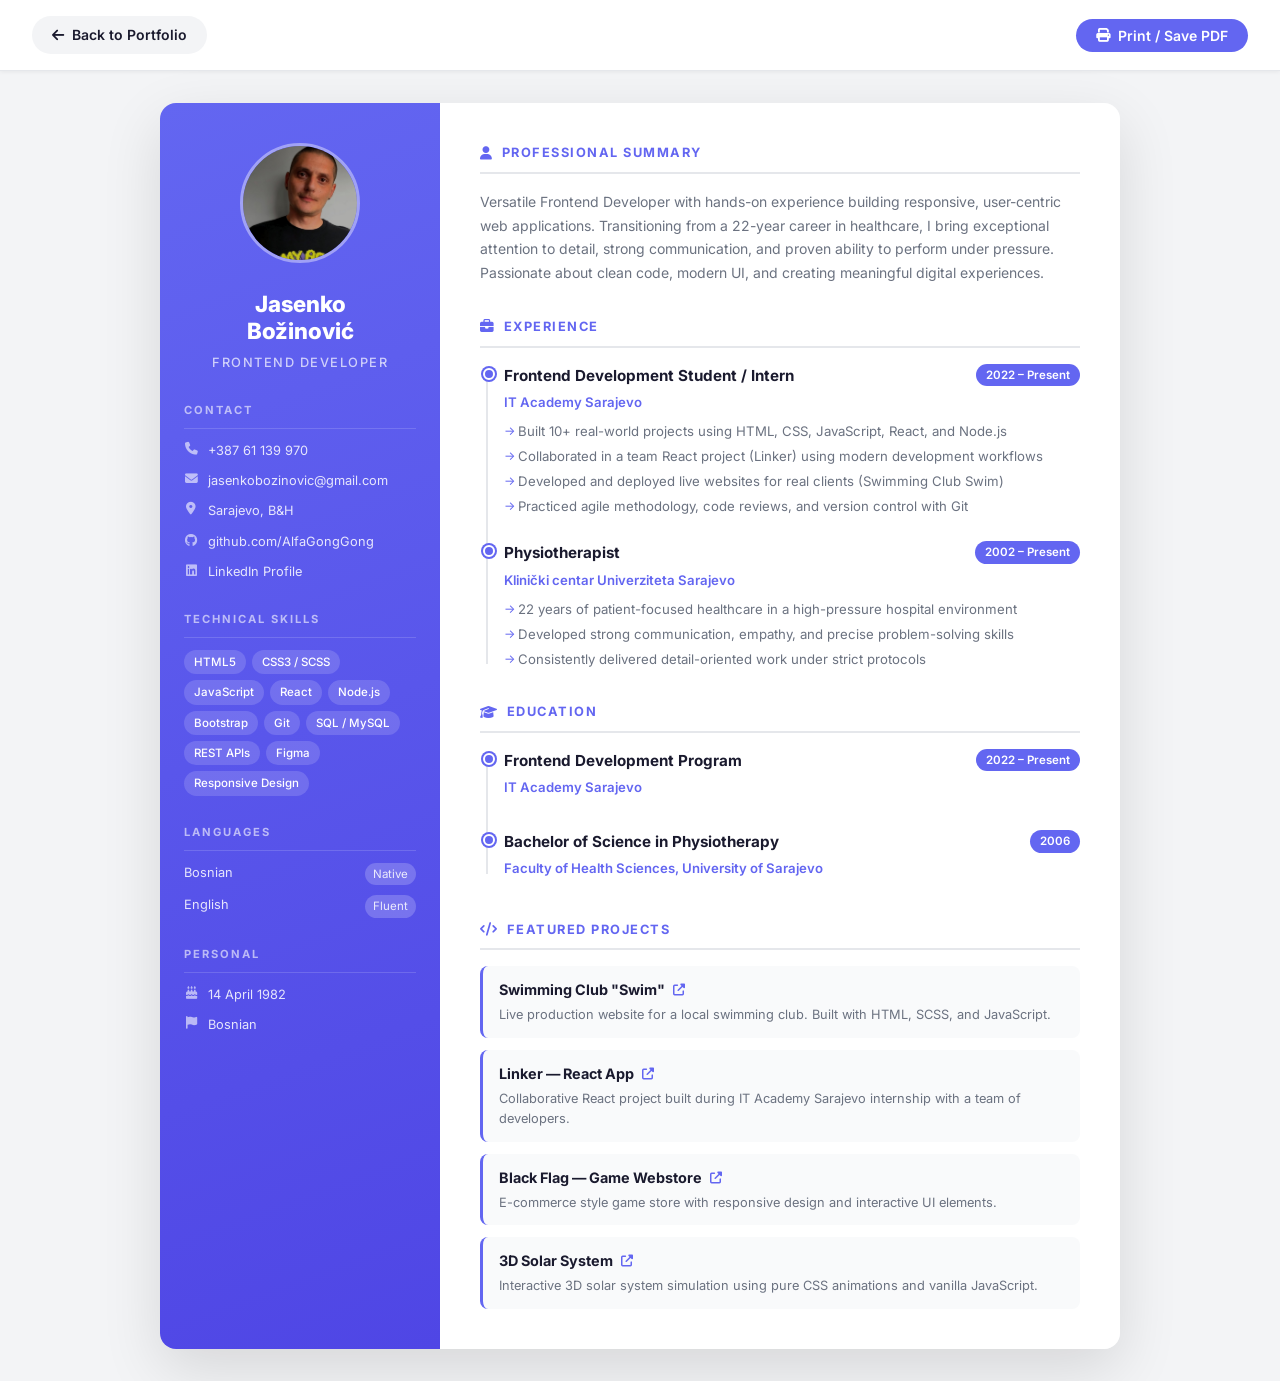
<file: cv.html>
<!DOCTYPE html>
<html lang="en">

<head>
  <meta charset="UTF-8" />
  <meta name="viewport" content="width=device-width, initial-scale=1" />
  <title>Jasenko Božinović — Resume</title>

  <!-- Preconnect fonts -->
  <link rel="preconnect" href="https://fonts.googleapis.com" />
  <link rel="preconnect" href="https://fonts.gstatic.com" crossorigin />
  <link href="https://fonts.googleapis.com/css2?family=Inter:wght@300;400;500;600;700;800&display=swap" rel="stylesheet" />

  <!-- Font Awesome -->
  <link rel="stylesheet" href="https://cdnjs.cloudflare.com/ajax/libs/font-awesome/6.4.2/css/all.min.css"
    integrity="sha512-z3gLpd7yknf1YoNbCzqRKc4qyor8gaKU1qmn+CShxbuBusANI9QpRohGBreCFkKxLhei6S9CQXFEbbKuqLg0DA=="
    referrerpolicy="no-referrer" crossorigin="anonymous" />

  <!-- Custom CSS -->
  <link rel="stylesheet" href="cv.css" />
</head>

<body>

  <div class="cv-actions">
    <a href="index.html" class="cv-back">
      <i class="fas fa-arrow-left"></i> Back to Portfolio
    </a>
    <button onclick="window.print()" class="cv-print">
      <i class="fas fa-print"></i> Print / Save PDF
    </button>
  </div>

  <div class="cv-wrapper">

    <!-- Sidebar -->
    <aside class="cv-sidebar">
      <div class="cv-photo">
        <img src="img/profilna.jpg" alt="Jasenko Božinović" />
      </div>
      <div class="cv-sidebar-name">
        <h1>Jasenko</h1>
        <h1>Božinović</h1>
        <p>Frontend Developer</p>
      </div>

      <div class="cv-sidebar-section">
        <h3>Contact</h3>
        <ul>
          <li>
            <i class="fas fa-phone"></i>
            <a href="tel:+38761139970">+387 61 139 970</a>
          </li>
          <li>
            <i class="fas fa-envelope"></i>
            <a href="mailto:jasenkobozinovic@gmail.com">jasenkobozinovic@gmail.com</a>
          </li>
          <li>
            <i class="fas fa-map-marker-alt"></i>
            <span>Sarajevo, B&amp;H</span>
          </li>
          <li>
            <i class="fab fa-github"></i>
            <a href="https://github.com/AlfaGongGong" target="_blank" rel="noopener noreferrer">github.com/AlfaGongGong</a>
          </li>
          <li>
            <i class="fab fa-linkedin"></i>
            <a href="https://www.linkedin.com/in/jasenko-bozinovic-9032b6175/" target="_blank" rel="noopener noreferrer">LinkedIn Profile</a>
          </li>
        </ul>
      </div>

      <div class="cv-sidebar-section">
        <h3>Technical Skills</h3>
        <div class="skills-list">
          <span>HTML5</span>
          <span>CSS3 / SCSS</span>
          <span>JavaScript</span>
          <span>React</span>
          <span>Node.js</span>
          <span>Bootstrap</span>
          <span>Git</span>
          <span>SQL / MySQL</span>
          <span>REST APIs</span>
          <span>Figma</span>
          <span>Responsive Design</span>
        </div>
      </div>

      <div class="cv-sidebar-section">
        <h3>Languages</h3>
        <ul class="lang-list">
          <li>
            <span>Bosnian</span>
            <span class="level">Native</span>
          </li>
          <li>
            <span>English</span>
            <span class="level">Fluent</span>
          </li>
        </ul>
      </div>

      <div class="cv-sidebar-section">
        <h3>Personal</h3>
        <ul>
          <li>
            <i class="fas fa-birthday-cake"></i>
            <span>14 April 1982</span>
          </li>
          <li>
            <i class="fas fa-flag"></i>
            <span>Bosnian</span>
          </li>
        </ul>
      </div>
    </aside>

    <!-- Main content -->
    <main class="cv-main">

      <section class="cv-section">
        <h2><i class="fas fa-user"></i> Professional Summary</h2>
        <p>
          Versatile Frontend Developer with hands-on experience building responsive, user-centric web applications. Transitioning from a 22-year career in healthcare, I bring exceptional attention to detail, strong communication, and proven ability to perform under pressure. Passionate about clean code, modern UI, and creating meaningful digital experiences.
        </p>
      </section>

      <section class="cv-section">
        <h2><i class="fas fa-briefcase"></i> Experience</h2>
        <div class="timeline">
          <div class="timeline-item">
            <div class="timeline-marker"></div>
            <div class="timeline-content">
              <div class="timeline-header">
                <h3>Frontend Development Student / Intern</h3>
                <span class="timeline-date">2022 – Present</span>
              </div>
              <div class="timeline-company">IT Academy Sarajevo</div>
              <ul class="timeline-details">
                <li>Built 10+ real-world projects using HTML, CSS, JavaScript, React, and Node.js</li>
                <li>Collaborated in a team React project (Linker) using modern development workflows</li>
                <li>Developed and deployed live websites for real clients (Swimming Club Swim)</li>
                <li>Practiced agile methodology, code reviews, and version control with Git</li>
              </ul>
            </div>
          </div>

          <div class="timeline-item">
            <div class="timeline-marker"></div>
            <div class="timeline-content">
              <div class="timeline-header">
                <h3>Physiotherapist</h3>
                <span class="timeline-date">2002 – Present</span>
              </div>
              <div class="timeline-company">Klinički centar Univerziteta Sarajevo</div>
              <ul class="timeline-details">
                <li>22 years of patient-focused healthcare in a high-pressure hospital environment</li>
                <li>Developed strong communication, empathy, and precise problem-solving skills</li>
                <li>Consistently delivered detail-oriented work under strict protocols</li>
              </ul>
            </div>
          </div>
        </div>
      </section>

      <section class="cv-section">
        <h2><i class="fas fa-graduation-cap"></i> Education</h2>
        <div class="timeline">
          <div class="timeline-item">
            <div class="timeline-marker"></div>
            <div class="timeline-content">
              <div class="timeline-header">
                <h3>Frontend Development Program</h3>
                <span class="timeline-date">2022 – Present</span>
              </div>
              <div class="timeline-company">IT Academy Sarajevo</div>
            </div>
          </div>

          <div class="timeline-item">
            <div class="timeline-marker"></div>
            <div class="timeline-content">
              <div class="timeline-header">
                <h3>Bachelor of Science in Physiotherapy</h3>
                <span class="timeline-date">2006</span>
              </div>
              <div class="timeline-company">Faculty of Health Sciences, University of Sarajevo</div>
            </div>
          </div>
        </div>
      </section>

      <section class="cv-section">
        <h2><i class="fas fa-code"></i> Featured Projects</h2>
        <div class="projects-list">
          <div class="cv-project">
            <h3>
              Swimming Club "Swim"
              <a href="https://sportskiklubswim.ba/" target="_blank" rel="noopener noreferrer" aria-label="Live demo">
                <i class="fas fa-external-link-alt"></i>
              </a>
            </h3>
            <p>Live production website for a local swimming club. Built with HTML, SCSS, and JavaScript.</p>
          </div>
          <div class="cv-project">
            <h3>
              Linker — React App
              <a href="https://development--ita-linker.netlify.app/" target="_blank" rel="noopener noreferrer" aria-label="Live demo">
                <i class="fas fa-external-link-alt"></i>
              </a>
            </h3>
            <p>Collaborative React project built during IT Academy Sarajevo internship with a team of developers.</p>
          </div>
          <div class="cv-project">
            <h3>
              Black Flag — Game Webstore
              <a href="https://alfagonggong.github.io/Black-Flag" target="_blank" rel="noopener noreferrer" aria-label="Live demo">
                <i class="fas fa-external-link-alt"></i>
              </a>
            </h3>
            <p>E-commerce style game store with responsive design and interactive UI elements.</p>
          </div>
          <div class="cv-project">
            <h3>
              3D Solar System
              <a href="https://alfagonggong.github.io/solar-system/" target="_blank" rel="noopener noreferrer" aria-label="Live demo">
                <i class="fas fa-external-link-alt"></i>
              </a>
            </h3>
            <p>Interactive 3D solar system simulation using pure CSS animations and vanilla JavaScript.</p>
          </div>
        </div>
      </section>

    </main>
  </div>

</body>

</html>
</file>
<file: cv.css>
:root {
  --sidebar-bg: linear-gradient(160deg, #6366f1 0%, #4f46e5 100%);
  --accent: #6366f1;
  --text-dark: #1a1a2e;
  --text-muted: #6b7280;
  --border: #e5e7eb;
  --font-sans: 'Inter', -apple-system, BlinkMacSystemFont, sans-serif;
}

*, *::before, *::after {
  box-sizing: border-box;
  margin: 0;
  padding: 0;
}

body {
  font-family: var(--font-sans);
  background: #f3f4f6;
  color: var(--text-dark);
  line-height: 1.6;
  -webkit-font-smoothing: antialiased;
}

a {
  text-decoration: none;
  color: inherit;
}

ul {
  list-style: none;
  padding: 0;
}

/* ===========================
   CV ACTIONS BAR
=========================== */
.cv-actions {
  display: flex;
  justify-content: space-between;
  align-items: center;
  padding: 16px 32px;
  background: white;
  border-bottom: 1px solid var(--border);
  position: sticky;
  top: 0;
  z-index: 100;
  box-shadow: 0 1px 4px rgba(0,0,0,0.06);
}

.cv-back,
.cv-print {
  display: inline-flex;
  align-items: center;
  gap: 8px;
  padding: 8px 20px;
  border-radius: 9999px;
  font-size: 0.875rem;
  font-weight: 600;
  cursor: pointer;
  transition: all 0.2s ease;
  font-family: var(--font-sans);
  border: none;
}

.cv-back {
  color: var(--text-dark);
  background: #f3f4f6;
  text-decoration: none;
}

.cv-back:hover {
  background: #e5e7eb;
}

.cv-print {
  background: var(--accent);
  color: white;
}

.cv-print:hover {
  background: #4f46e5;
  transform: translateY(-1px);
  box-shadow: 0 4px 12px rgba(99, 102, 241, 0.3);
}

/* ===========================
   CV LAYOUT
=========================== */
.cv-wrapper {
  display: grid;
  grid-template-columns: 280px 1fr;
  max-width: 960px;
  margin: 32px auto;
  border-radius: 16px;
  overflow: hidden;
  box-shadow: 0 20px 60px rgba(0, 0, 0, 0.12);
}

/* ===========================
   SIDEBAR
=========================== */
.cv-sidebar {
  background: var(--sidebar-bg);
  padding: 40px 24px;
  display: flex;
  flex-direction: column;
  gap: 28px;
  color: white;
}

.cv-photo {
  width: 120px;
  height: 120px;
  border-radius: 50%;
  overflow: hidden;
  border: 3px solid rgba(255, 255, 255, 0.4);
  margin: 0 auto;
}

.cv-photo img {
  width: 100%;
  height: 100%;
  object-fit: cover;
  object-position: top;
  display: block;
}

.cv-sidebar-name {
  text-align: center;
}

.cv-sidebar-name h1 {
  font-size: 1.4rem;
  font-weight: 800;
  color: white;
  line-height: 1.2;
}

.cv-sidebar-name p {
  font-size: 0.8rem;
  color: rgba(255, 255, 255, 0.7);
  margin-top: 8px;
  text-transform: uppercase;
  letter-spacing: 1.5px;
  font-weight: 500;
}

.cv-sidebar-section h3 {
  font-size: 0.7rem;
  font-weight: 700;
  text-transform: uppercase;
  letter-spacing: 2px;
  color: rgba(255, 255, 255, 0.6);
  border-bottom: 1px solid rgba(255, 255, 255, 0.15);
  padding-bottom: 8px;
  margin-bottom: 12px;
}

.cv-sidebar-section ul {
  display: flex;
  flex-direction: column;
  gap: 10px;
}

.cv-sidebar-section ul li {
  display: flex;
  align-items: flex-start;
  gap: 10px;
  font-size: 0.8rem;
  color: rgba(255, 255, 255, 0.85);
}

.cv-sidebar-section ul li i {
  width: 14px;
  text-align: center;
  margin-top: 2px;
  opacity: 0.7;
  flex-shrink: 0;
}

.cv-sidebar-section ul li a {
  color: rgba(255, 255, 255, 0.85);
  word-break: break-word;
  transition: color 0.2s;
}

.cv-sidebar-section ul li a:hover {
  color: white;
}

.skills-list {
  display: flex;
  flex-wrap: wrap;
  gap: 6px;
}

.skills-list span {
  font-size: 0.72rem;
  background: rgba(255, 255, 255, 0.15);
  color: white;
  padding: 3px 10px;
  border-radius: 9999px;
  font-weight: 500;
}

.lang-list {
  display: flex;
  flex-direction: column;
  gap: 8px;
}

.lang-list li {
  display: flex;
  justify-content: space-between;
  align-items: center;
  font-size: 0.85rem;
  color: rgba(255, 255, 255, 0.85);
}

.lang-list .level {
  font-size: 0.72rem;
  background: rgba(255, 255, 255, 0.2);
  padding: 2px 8px;
  border-radius: 9999px;
}

/* ===========================
   MAIN CONTENT
=========================== */
.cv-main {
  background: white;
  padding: 40px;
  display: flex;
  flex-direction: column;
  gap: 32px;
}

.cv-section h2 {
  font-size: 0.8rem;
  font-weight: 700;
  color: var(--accent);
  text-transform: uppercase;
  letter-spacing: 1.5px;
  display: flex;
  align-items: center;
  gap: 8px;
  margin-bottom: 16px;
  padding-bottom: 8px;
  border-bottom: 2px solid var(--border);
}

.cv-section h2 i {
  font-size: 0.85rem;
}

.cv-section > p {
  font-size: 0.875rem;
  color: var(--text-muted);
  line-height: 1.7;
}

/* ===========================
   TIMELINE
=========================== */
.timeline {
  position: relative;
  padding-left: 24px;
}

.timeline::before {
  content: '';
  position: absolute;
  left: 6px;
  top: 6px;
  bottom: 6px;
  width: 2px;
  background: var(--border);
}

.timeline-item {
  position: relative;
  padding-bottom: 24px;
}

.timeline-item:last-child {
  padding-bottom: 0;
}

.timeline-marker {
  position: absolute;
  left: -21px;
  top: 4px;
  width: 12px;
  height: 12px;
  border-radius: 50%;
  background: var(--accent);
  border: 2px solid white;
  box-shadow: 0 0 0 2px var(--accent);
}

.timeline-header {
  display: flex;
  justify-content: space-between;
  align-items: flex-start;
  gap: 16px;
  margin-bottom: 4px;
}

.timeline-content h3 {
  font-size: 0.95rem;
  font-weight: 700;
  color: var(--text-dark);
}

.timeline-date {
  font-size: 0.72rem;
  font-weight: 600;
  color: white;
  background: var(--accent);
  padding: 2px 10px;
  border-radius: 9999px;
  white-space: nowrap;
  flex-shrink: 0;
}

.timeline-company {
  font-size: 0.825rem;
  font-weight: 600;
  color: var(--accent);
  margin-bottom: 8px;
}

.timeline-details {
  list-style: none;
  padding: 0;
  display: flex;
  flex-direction: column;
  gap: 4px;
}

.timeline-details li {
  font-size: 0.825rem;
  color: var(--text-muted);
  padding-left: 14px;
  position: relative;
}

.timeline-details li::before {
  content: '→';
  position: absolute;
  left: 0;
  color: var(--accent);
  font-size: 0.75rem;
}

/* ===========================
   PROJECTS IN CV
=========================== */
.projects-list {
  display: flex;
  flex-direction: column;
  gap: 12px;
}

.cv-project {
  padding: 12px 16px;
  background: #f9fafb;
  border-radius: 8px;
  border-left: 3px solid var(--accent);
}

.cv-project h3 {
  font-size: 0.9rem;
  font-weight: 700;
  color: var(--text-dark);
  margin-bottom: 4px;
  display: flex;
  align-items: center;
  gap: 8px;
}

.cv-project h3 a {
  color: var(--accent);
  font-size: 0.75rem;
  transition: opacity 0.2s;
}

.cv-project h3 a:hover {
  opacity: 0.7;
}

.cv-project p {
  font-size: 0.8rem;
  color: var(--text-muted);
}

/* ===========================
   PRINT STYLES
=========================== */
@media print {
  .cv-actions {
    display: none;
  }

  body {
    background: white;
  }

  .cv-wrapper {
    margin: 0;
    border-radius: 0;
    box-shadow: none;
    max-width: 100%;
  }

  .cv-sidebar {
    -webkit-print-color-adjust: exact;
    print-color-adjust: exact;
  }

  .timeline-details li,
  .cv-section > p,
  .timeline-company {
    color: #374151 !important;
  }
}

/* ===========================
   RESPONSIVE
=========================== */
@media (max-width: 768px) {
  .cv-wrapper {
    grid-template-columns: 1fr;
    margin: 0;
    border-radius: 0;
  }

  .cv-actions {
    padding: 12px 16px;
  }

  .cv-main {
    padding: 24px 20px;
  }

  .timeline-header {
    flex-direction: column;
    gap: 4px;
  }
}
</file>
